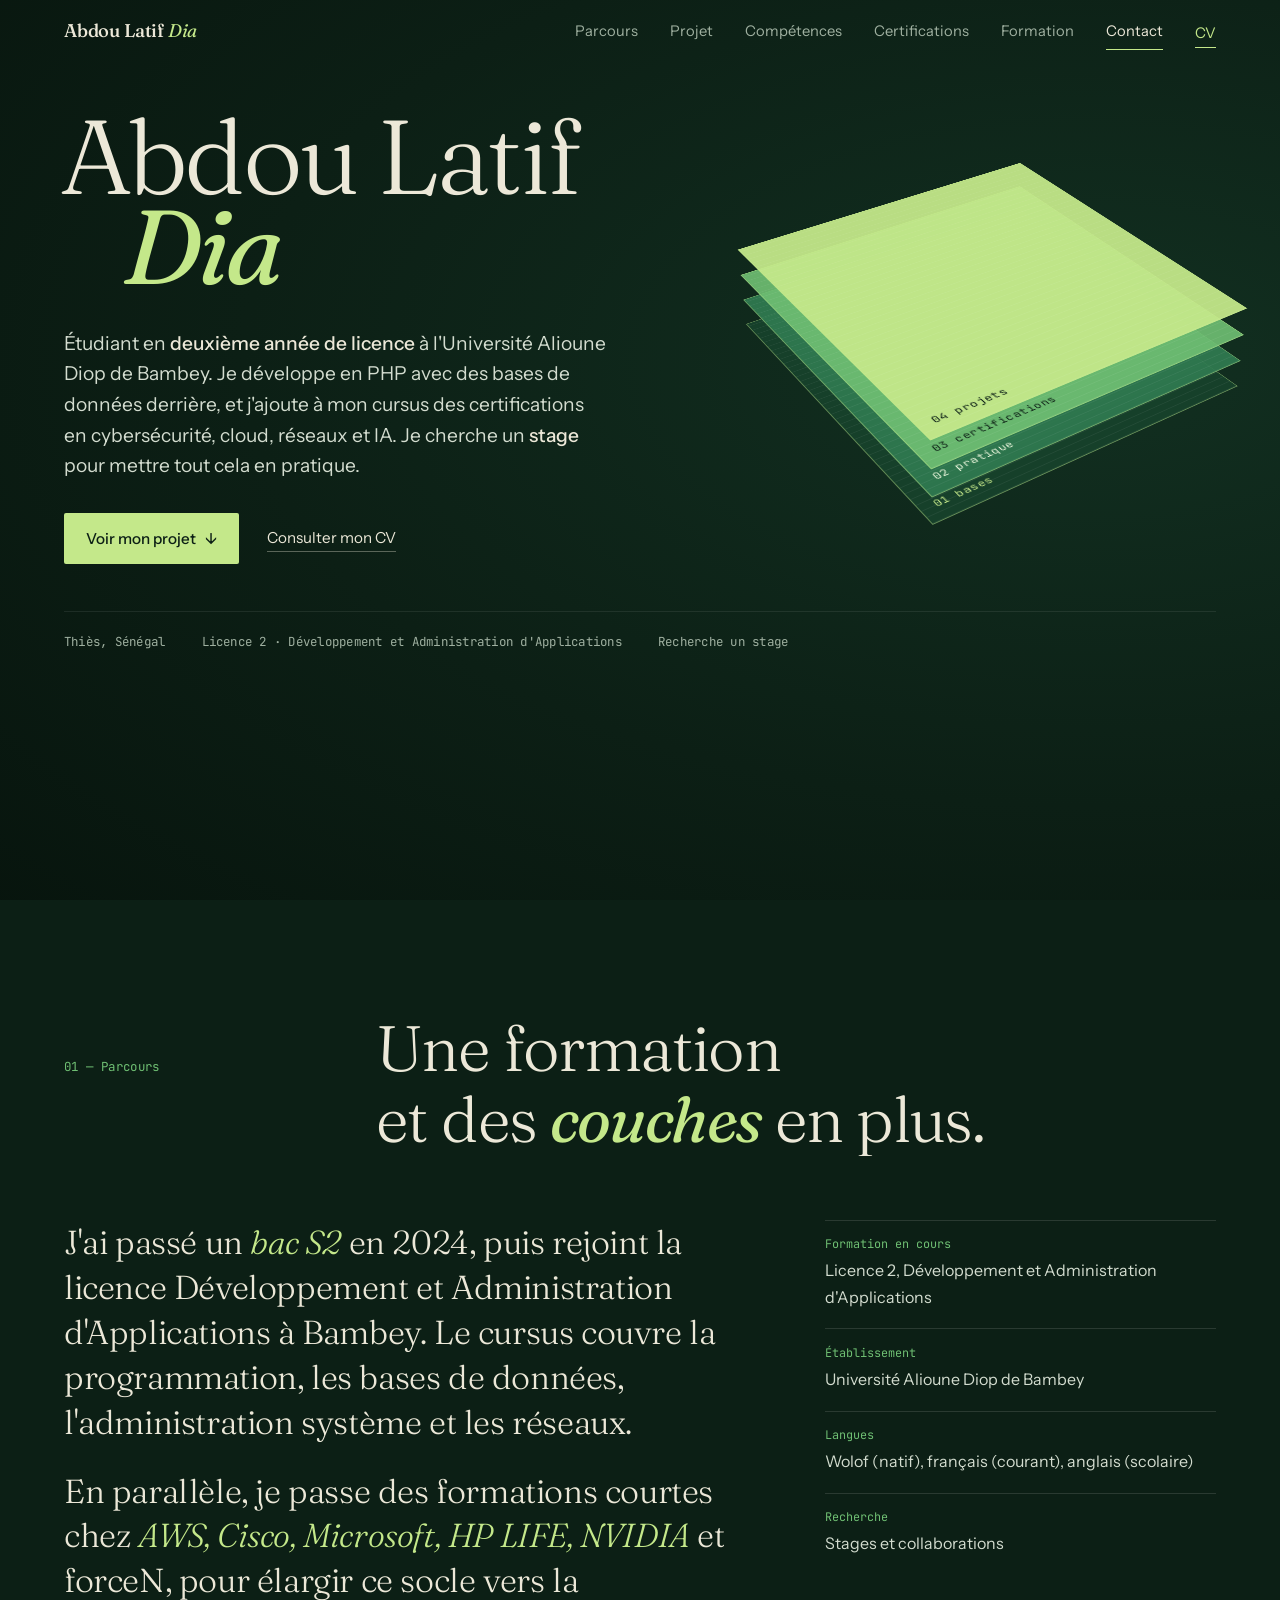
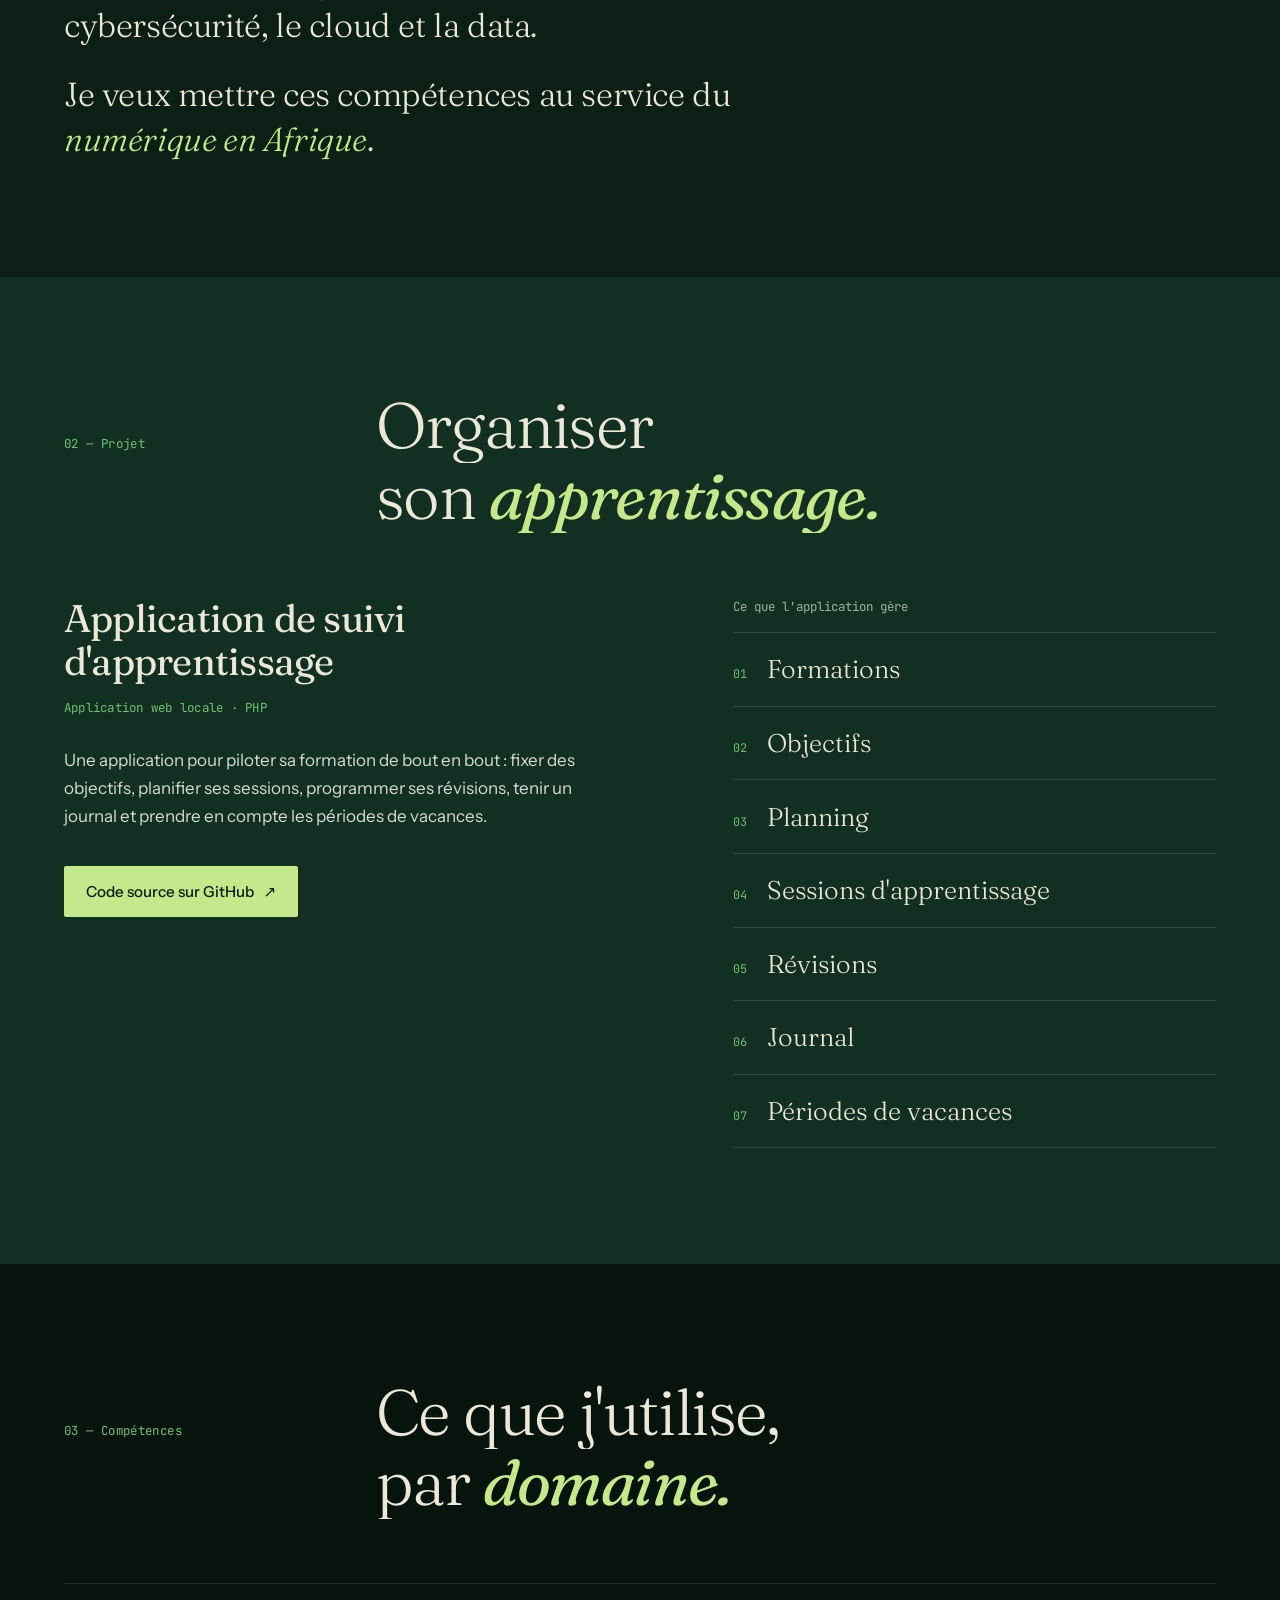
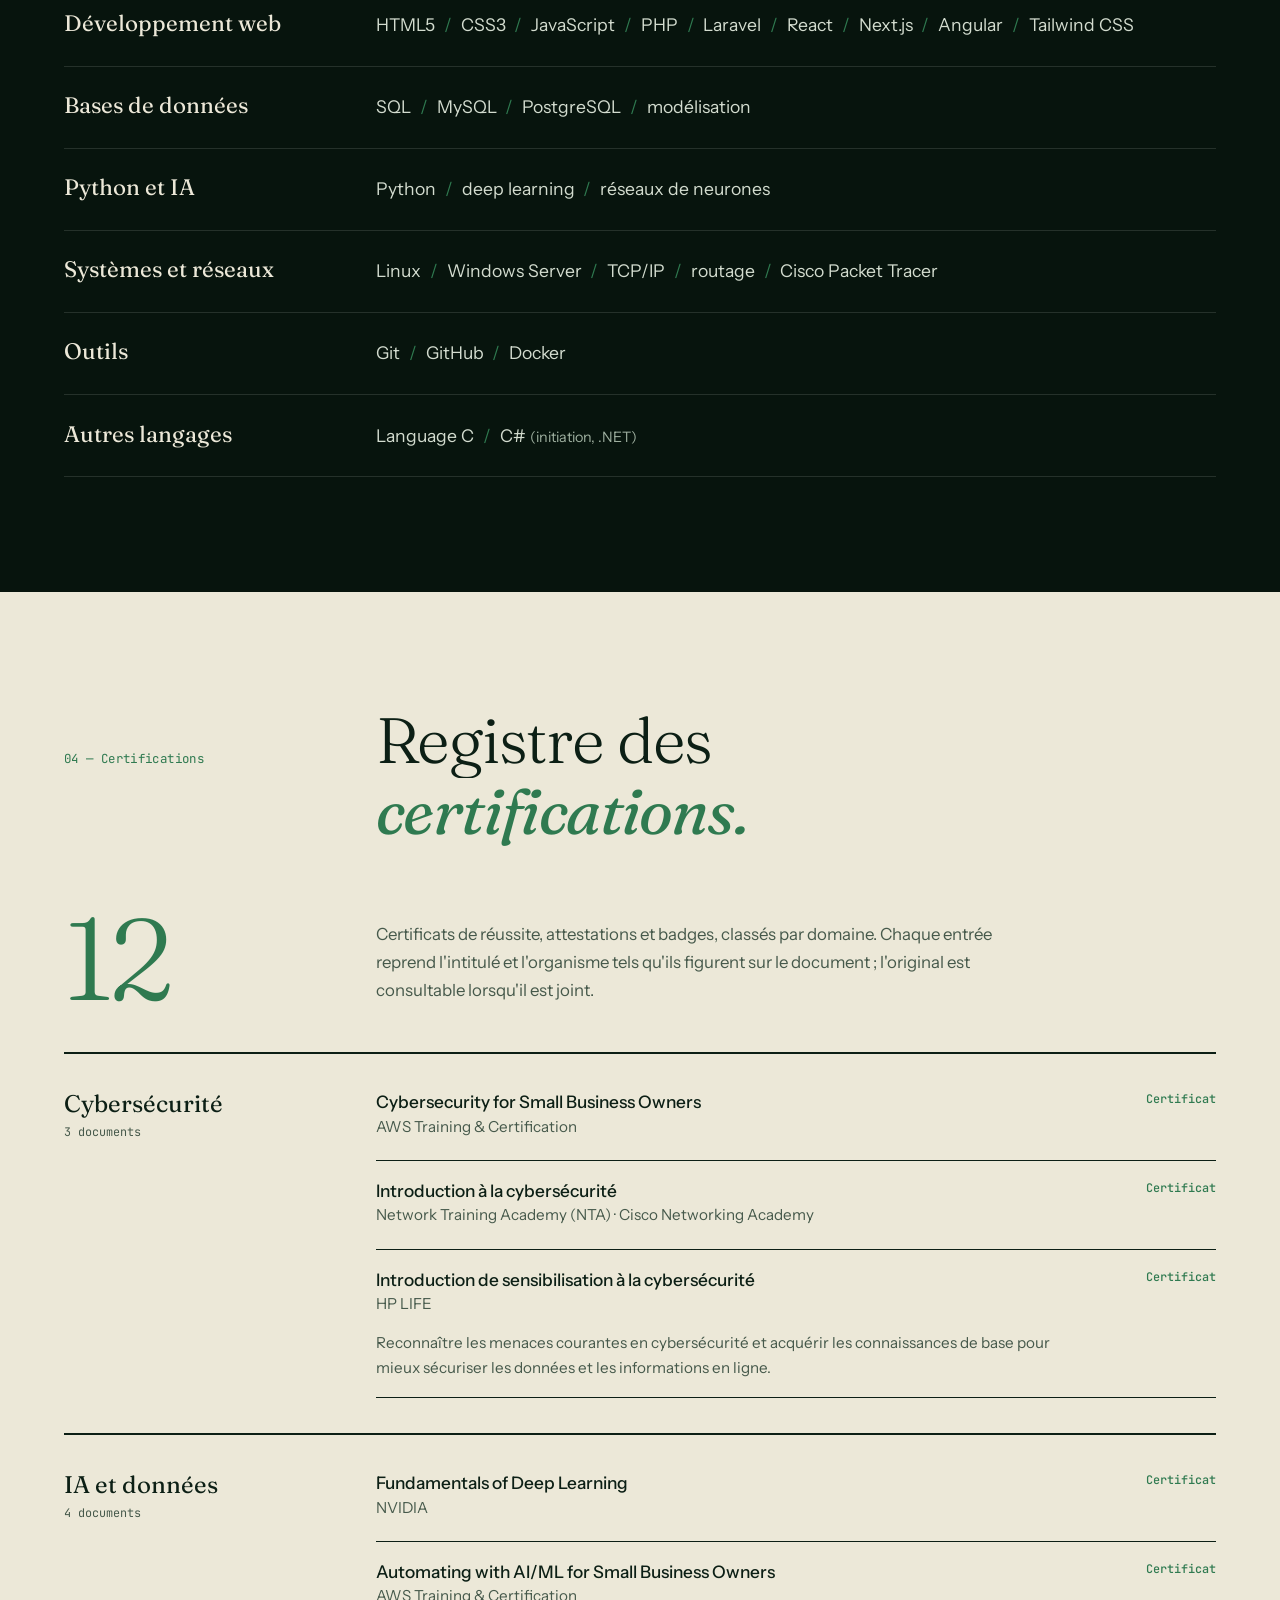
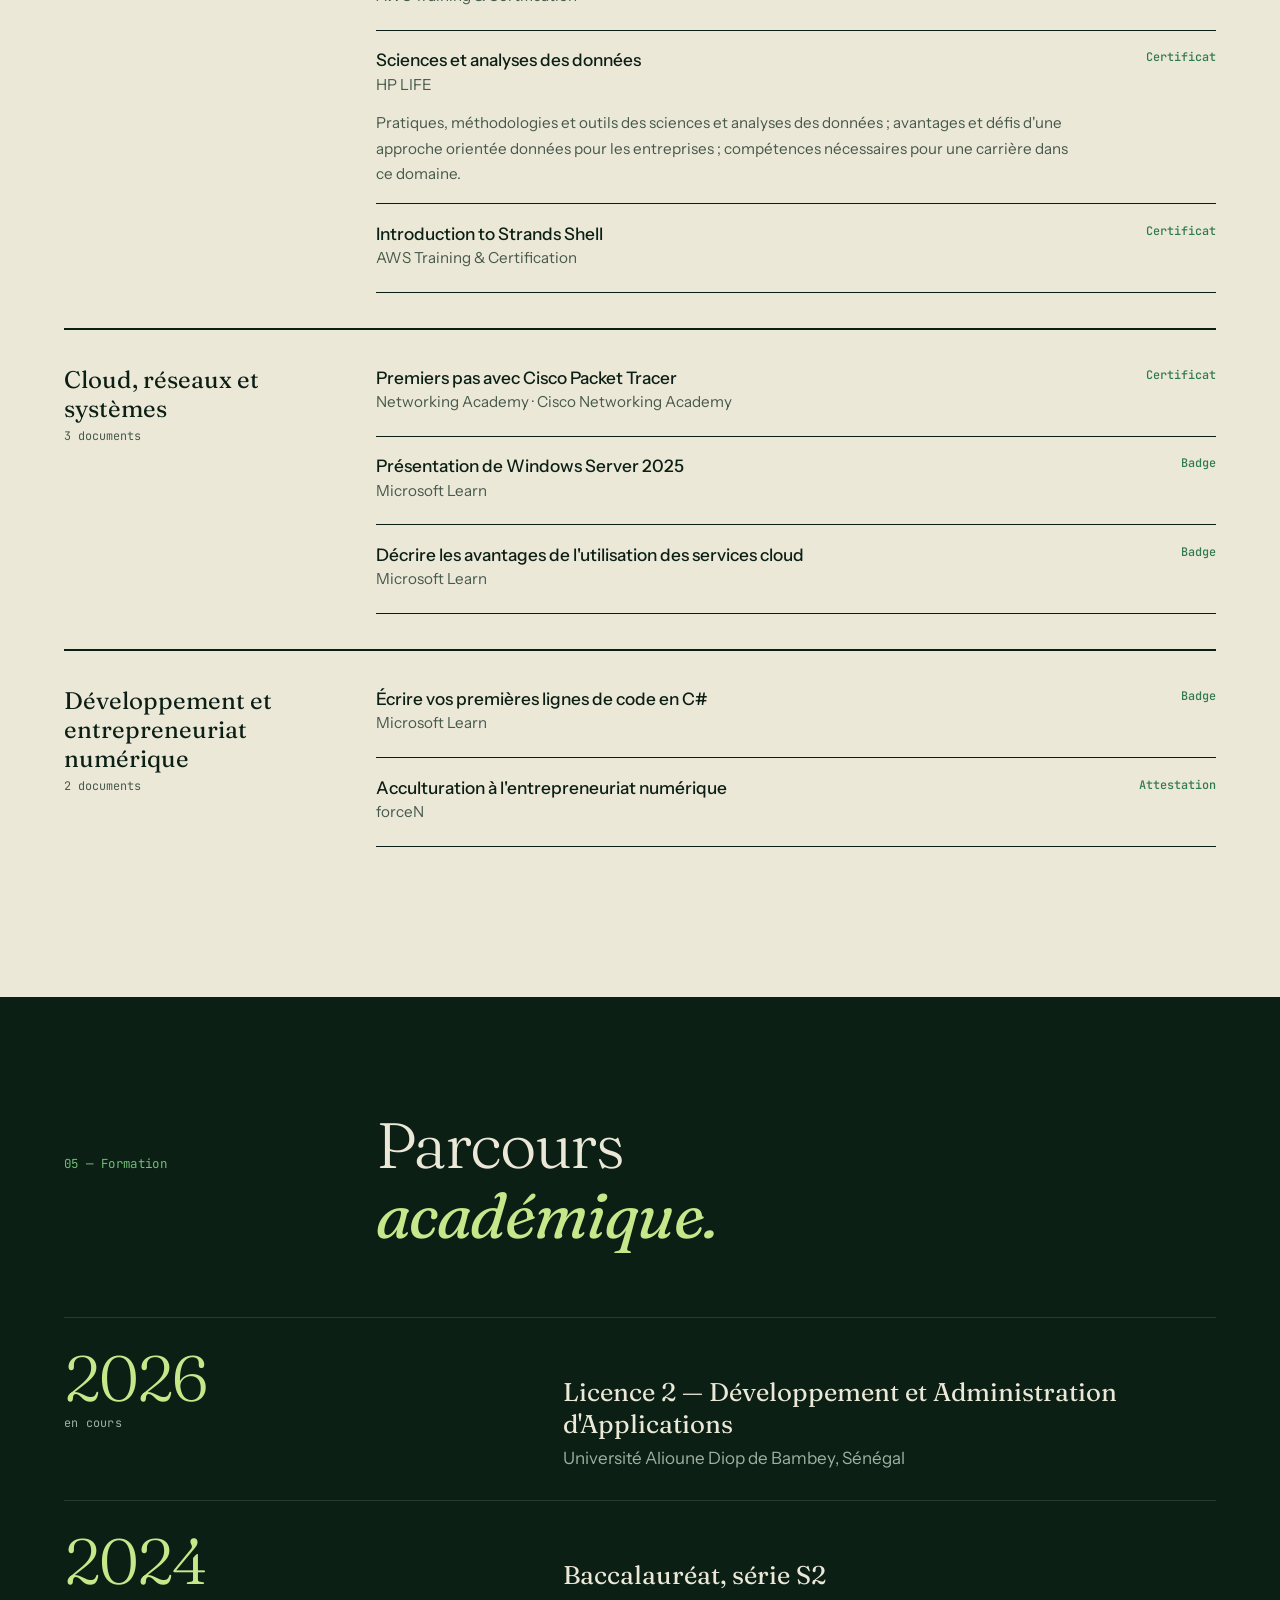
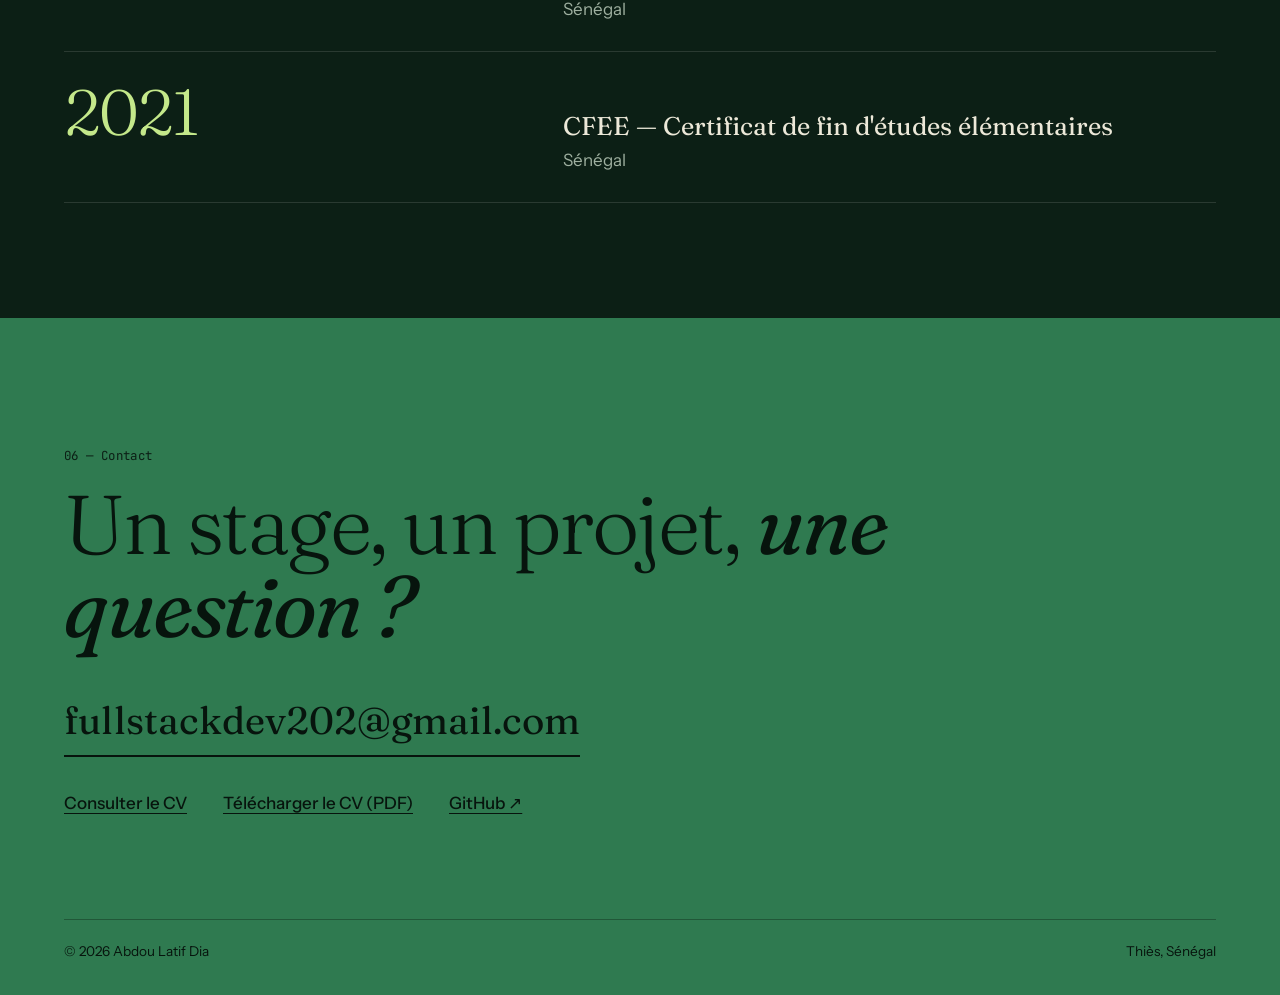
<file: index.html>
<!DOCTYPE html>
<html lang="fr">
<head>
  <meta charset="UTF-8">
  <meta name="viewport" content="width=device-width, initial-scale=1">
  <title>Abdou Latif Dia — Étudiant en développement et administration d'applications</title>
  <meta name="description" content="Abdou Latif Dia, étudiant en Licence 2 Développement et Administration d'Applications à l'Université Alioune Diop de Bambey. Développement web en PHP, bases de données, cybersécurité, cloud et réseaux. À la recherche d'un stage.">
  <meta name="theme-color" content="#0c1f15">
  <meta name="author" content="Abdou Latif Dia">

  <!-- Open Graph / réseaux sociaux -->
  <meta property="og:type" content="website">
  <meta property="og:locale" content="fr_FR">
  <meta property="og:title" content="Abdou Latif Dia — Développement web, cybersécurité, cloud">
  <meta property="og:description" content="Étudiant en L2 Développement et Administration d'Applications (UAD Bambey). Projets PHP et 12 certifications AWS, Cisco, Microsoft, HP LIFE, NVIDIA.">
  <!-- À ajouter une fois l'image créée (1200×630) : <meta property="og:image" content="https://VOTRE-URL/assets/og.jpg"> -->
  <meta name="twitter:card" content="summary">

  <link rel="icon" href="data:image/svg+xml,%3Csvg xmlns='http://www.w3.org/2000/svg' viewBox='0 0 64 64'%3E%3Crect width='64' height='64' fill='%230c1f15'/%3E%3Cpath d='M12 46h40M16 36h32M20 26h24M24 16h16' stroke='%23c4e88a' stroke-width='4'/%3E%3C/svg%3E">
  <link rel="preload" href="assets/fonts/fraunces-latin-wght-normal.woff2" as="font" type="font/woff2" crossorigin>
  <link rel="preload" href="assets/fonts/instrument-sans-latin-wght-normal.woff2" as="font" type="font/woff2" crossorigin>
  <link rel="stylesheet" href="assets/css/main.css">
  <script>document.documentElement.classList.add('js')</script>

  <script type="application/ld+json">
  {
    "@context": "https://schema.org",
    "@type": "Person",
    "name": "Abdou Latif Dia",
    "jobTitle": "Étudiant en Développement et Administration d'Applications",
    "email": "mailto:fullstackdev202@gmail.com",
    "address": { "@type": "PostalAddress", "addressLocality": "Thiès", "addressCountry": "SN" },
    "alumniOf": { "@type": "CollegeOrUniversity", "name": "Université Alioune Diop de Bambey" },
    "knowsAbout": ["PHP", "JavaScript", "SQL", "Python", "Cybersécurité", "Cloud", "Réseaux informatiques"],
    "sameAs": ["https://dia42185-gif.github.io/dia.github.io/index.html"]
  }
  </script>
</head>
<body>
<a class="skip" href="#contenu">Aller au contenu</a>

<header class="site-header" id="top">
  <div class="wrap">
    <a class="brand" href="#contenu" aria-label="Abdou Latif Dia, retour en haut">Abdou Latif <i>Dia</i></a>
    <button class="menu-btn" type="button" aria-expanded="false" aria-controls="nav">Menu</button>
    <nav class="nav" id="nav" aria-label="Navigation principale">
      <a href="#parcours">Parcours</a>
      <a href="#projet">Projet</a>
      <a href="#competences">Compétences</a>
      <a href="#certifications">Certifications</a>
      <a href="#formation">Formation</a>
      <a href="#contact">Contact</a>
      <a class="nav-cv" href="cv.html">CV</a>
    </nav>
  </div>
</header>

<main id="contenu">

  <!-- ===== HERO ===== -->
  <section class="hero" aria-labelledby="titre-hero">
    <div class="wrap">
      <div class="hero-grid">
        <div>
          <h1 class="hero-name" id="titre-hero">Abdou Latif <span class="l2">Dia</span></h1>
          <p class="hero-lead">
            Étudiant en <strong>deuxième année de licence</strong> à l'Université Alioune Diop de Bambey.
            Je développe en PHP avec des bases de données derrière, et j'ajoute à mon cursus des certifications
            en cybersécurité, cloud, réseaux et IA. Je cherche un <strong>stage</strong> pour mettre tout cela en pratique.
          </p>
          <div class="hero-actions">
            <a class="btn" href="#projet">Voir mon projet <span aria-hidden="true">↓</span></a>
            <a class="link-arrow" href="cv.html">Consulter mon CV</a>
          </div>
        </div>

        <!-- Les strates : formation, pratique, certifications, ouverture -->
        <div class="strata" role="img" aria-label="Quatre couches empilées représentant le parcours : bases, pratique, certifications, projets">
          <div class="stage" id="stage" aria-hidden="true">
            <div class="plate"><span>01 bases</span></div>
            <div class="plate"><span>02 pratique</span></div>
            <div class="plate"><span>03 certifications</span></div>
            <div class="plate"><span>04 projets</span></div>
          </div>
        </div>
      </div>

      <div class="hero-foot mono">
        <span>Thiès, Sénégal</span>
        <span>Licence 2 · Développement et Administration d'Applications</span>
        <span>Recherche un stage</span>
      </div>
    </div>
  </section>

  <!-- ===== PARCOURS ===== -->
  <section class="section parcours" id="parcours" aria-labelledby="t-parcours">
    <div class="wrap">
      <div class="section-head">
        <p class="eyebrow">01 — Parcours</p>
        <h2 class="h2" id="t-parcours"><span class="mask"><span>Une formation</span></span><span class="mask"><span>et des <em>couches</em> en plus.</span></span></h2>
      </div>
      <div class="parcours-grid">
        <div data-rise>
          <p class="lead">J'ai passé un <em>bac S2</em> en 2024, puis rejoint la licence Développement et Administration d'Applications à Bambey. Le cursus couvre la programmation, les bases de données, l'administration système et les réseaux.</p>
          <p class="lead">En parallèle, je passe des formations courtes chez <em>AWS, Cisco, Microsoft, HP LIFE, NVIDIA</em> et forceN, pour élargir ce socle vers la cybersécurité, le cloud et la data.</p>
          <p class="lead">Je veux mettre ces compétences au service du <em>numérique en Afrique</em>.</p>
        </div>
        <dl class="facts" data-rise>
          <div><dt>Formation en cours</dt><dd>Licence 2, Développement et Administration d'Applications</dd></div>
          <div><dt>Établissement</dt><dd>Université Alioune Diop de Bambey</dd></div>
          <div><dt>Langues</dt><dd>Wolof (natif), français (courant), anglais (scolaire)</dd></div>
          <div><dt>Recherche</dt><dd>Stages et collaborations</dd></div>
        </dl>
      </div>
    </div>
  </section>

  <!-- ===== PROJET ===== -->
  <section class="section projet" id="projet" aria-labelledby="t-projet">
    <div class="wrap">
      <div class="section-head">
        <p class="eyebrow">02 — Projet</p>
        <h2 class="h2" id="t-projet"><span class="mask"><span>Organiser</span></span><span class="mask"><span>son <em>apprentissage.</em></span></span></h2>
      </div>
      <div class="projet-grid">
        <div data-rise>
          <h3>Application de suivi d'apprentissage</h3>
          <p class="kind mono">Application web locale · PHP</p>
          <p class="desc">Une application pour piloter sa formation de bout en bout : fixer des objectifs, planifier ses sessions, programmer ses révisions, tenir un journal et prendre en compte les périodes de vacances.</p>
          <p class="repo">
            <!-- ▼ REMPLACER par l'adresse réelle du dépôt GitHub du projet -->
            <a class="btn" href="https://github.com/dia42185-gif/apprentissage-app" target="_blank" rel="noopener">Code source sur GitHub <span aria-hidden="true">↗</span></a>
          </p>
        </div>
        <div data-rise>
          <p class="modules-label">Ce que l'application gère</p>
          <ol class="modules">
            <li>Formations</li>
            <li>Objectifs</li>
            <li>Planning</li>
            <li>Sessions d'apprentissage</li>
            <li>Révisions</li>
            <li>Journal</li>
            <li>Périodes de vacances</li>
          </ol>
        </div>
      </div>
    </div>
  </section>

  <!-- ===== COMPÉTENCES ===== -->
  <section class="section competences" id="competences" aria-labelledby="t-comp">
    <div class="wrap">
      <div class="section-head">
        <p class="eyebrow">03 — Compétences</p>
        <h2 class="h2" id="t-comp"><span class="mask"><span>Ce que j'utilise,</span></span><span class="mask"><span>par <em>domaine.</em></span></span></h2>
      </div>
      <dl class="skills" data-rise>
        <div><dt>Développement web</dt><dd>HTML5<span class="sep">/</span>CSS3<span class="sep">/</span>JavaScript<span class="sep">/</span>PHP<span class="sep">/</span>Laravel<span class="sep">/</span>React<span class="sep">/</span>Next.js<span class="sep">/</span>Angular<span class="sep">/</span>Tailwind CSS</dd></div>
        <div><dt>Bases de données</dt><dd>SQL<span class="sep">/</span>MySQL<span class="sep">/</span>PostgreSQL<span class="sep">/</span>modélisation</dd></div>
        <div><dt>Python et IA</dt><dd>Python<span class="sep">/</span>deep learning<span class="sep">/</span>réseaux de neurones</dd></div>
        <div><dt>Systèmes et réseaux</dt><dd>Linux<span class="sep">/</span>Windows Server<span class="sep">/</span>TCP/IP<span class="sep">/</span>routage<span class="sep">/</span>Cisco Packet Tracer</dd></div>
        <div><dt>Outils</dt><dd>Git<span class="sep">/</span>GitHub<span class="sep">/</span>Docker</dd></div>
        <div><dt>Autres langages</dt><dd>Language C<span class="sep">/</span>C#<i>(initiation, .NET)</i></dd></div>
      </dl>
    </div>
  </section>

  <!-- ===== CERTIFICATIONS ===== -->
  <section class="section certs on-paper" id="certifications" aria-labelledby="t-cert">
    <div class="wrap">
      <div class="section-head">
        <p class="eyebrow">04 — Certifications</p>
        <h2 class="h2" id="t-cert"><span class="mask"><span>Registre des</span></span><span class="mask"><span><em>certifications.</em></span></span></h2>
      </div>
      <div class="cert-intro-row">
        <p class="certs-count" id="cert-count" aria-hidden="true">12</p>
        <p class="certs-intro" data-rise>Certificats de réussite, attestations et badges, classés par domaine. Chaque entrée reprend l'intitulé et l'organisme tels qu'ils figurent sur le document ; l'original est consultable lorsqu'il est joint.</p>
      </div>
      <div id="cert-groups"></div>
      <noscript><p class="certs-intro">Activez JavaScript pour afficher le registre des certifications, ou consultez le <a href="cv.html">CV</a>.</p></noscript>
    </div>
  </section>

  <!-- ===== FORMATION ===== -->
  <section class="section formation" id="formation" aria-labelledby="t-form">
    <div class="wrap">
      <div class="section-head">
        <p class="eyebrow">05 — Formation</p>
        <h2 class="h2" id="t-form"><span class="mask"><span>Parcours</span></span><span class="mask"><span><em>académique.</em></span></span></h2>
      </div>
      <ol class="edu">
        <li data-rise>
          <p class="yr">2026<small>en cours</small></p>
          <div><p class="dg">Licence 2 — Développement et Administration d'Applications</p><p class="pl">Université Alioune Diop de Bambey, Sénégal</p></div>
        </li>
        <li data-rise>
          <p class="yr">2024</p>
          <div><p class="dg">Baccalauréat, série S2</p><p class="pl">Sénégal</p></div>
        </li>
        <li data-rise>
          <p class="yr">2021</p>
          <div><p class="dg">CFEE — Certificat de fin d'études élémentaires</p><p class="pl">Sénégal</p></div>
        </li>
      </ol>
    </div>
  </section>

  <!-- ===== CONTACT ===== -->
  <section class="contact" id="contact" aria-labelledby="t-contact">
    <div class="wrap">
      <p class="eyebrow">06 — Contact</p>
      <h2 id="t-contact" style="margin-top:1rem">Un stage, un projet, <em>une question&nbsp;?</em></h2>
      <a class="mail" href="mailto:fullstackdev202@gmail.com">fullstackdev202@gmail.com</a>
      <div class="contact-links">
        <a href="cv.html">Consulter le CV</a>
        <a href="assets/cv-abdou-latif-dia.pdf" download>Télécharger le CV (PDF)</a>
        <a href="https://github.com/dia42185-gif" target="_blank" rel="noopener">GitHub ↗</a>
      </div>
      <div class="legal">
        <span>© <span id="year">2026</span> Abdou Latif Dia</span>
        <span>Thiès, Sénégal</span>
      </div>
    </div>
  </section>
</main>

<script src="data/certificates.js"></script>
<script src="assets/js/main.js" defer></script>
</body>
</html>
</file>
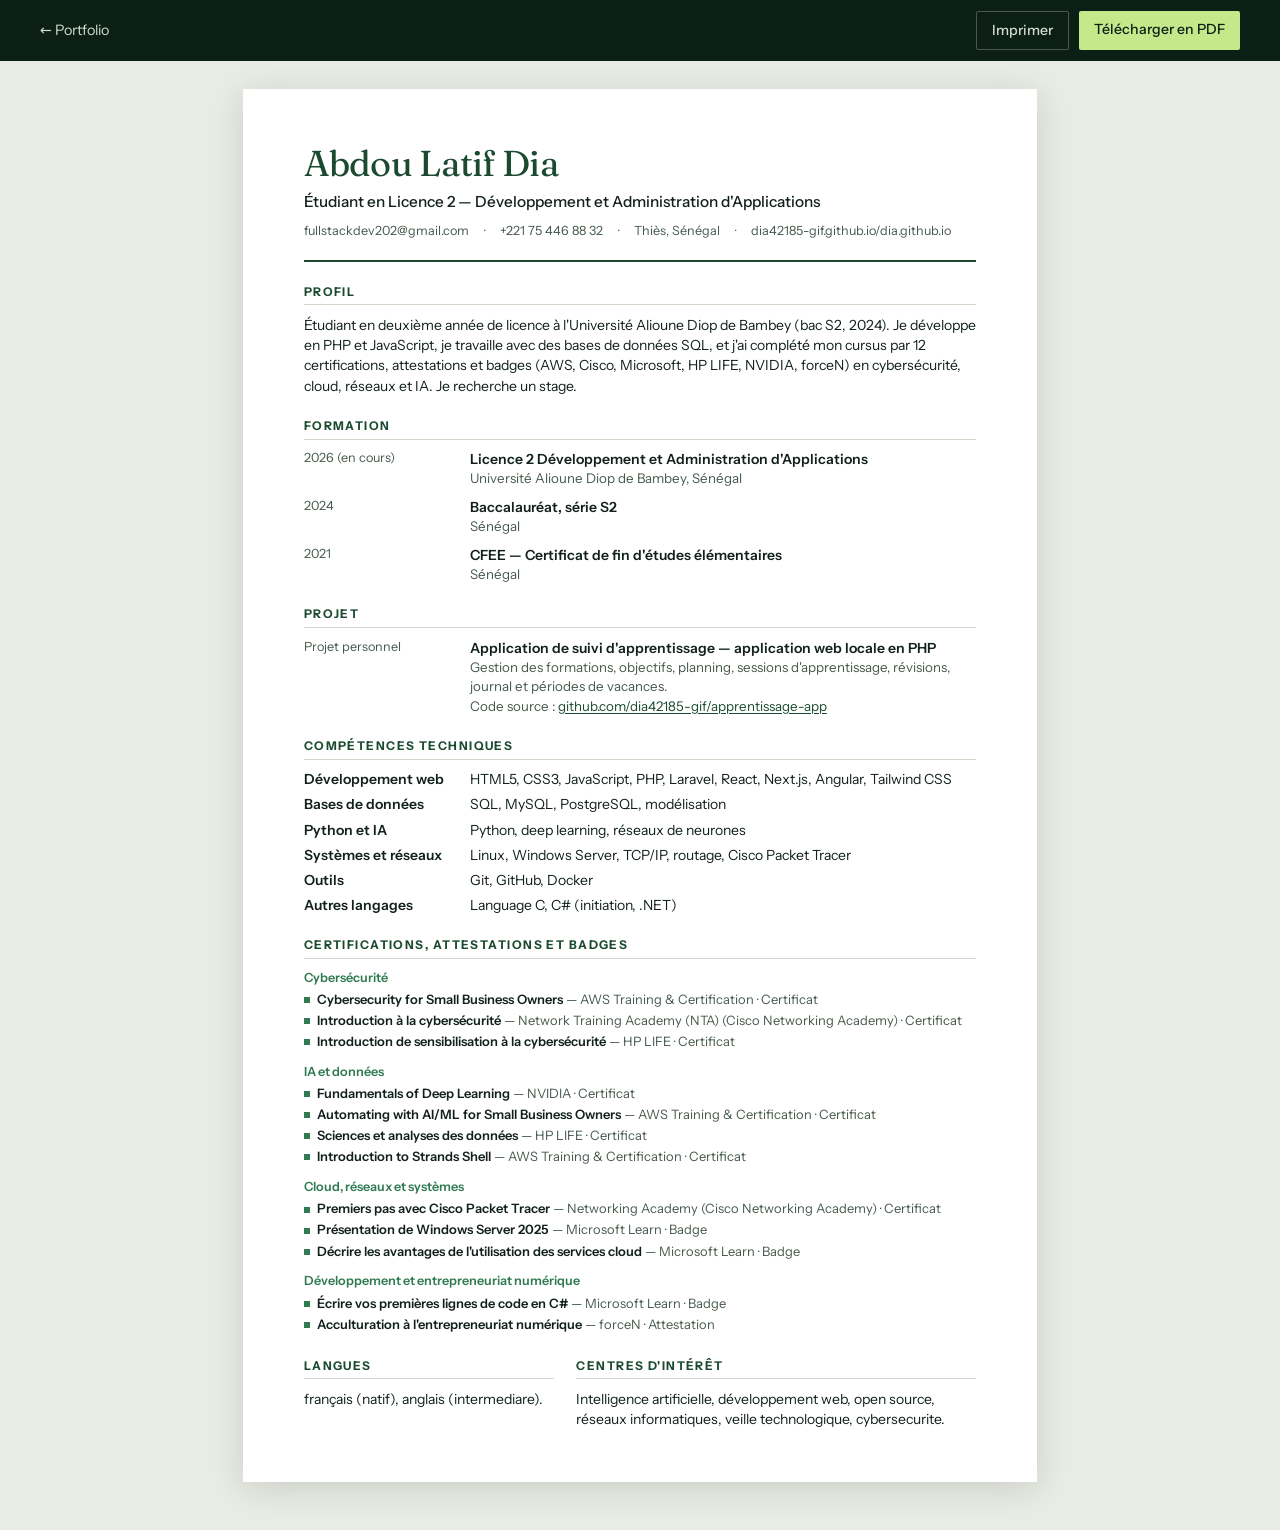
<file: cv.html>
<!DOCTYPE html>
<html lang="fr">
<head>
  <meta charset="UTF-8">
  <meta name="viewport" content="width=device-width, initial-scale=1">
  <title>CV | Abdou Latif Dia</title>
  <meta name="description" content="Curriculum vitæ d'Abdou Latif Dia, étudiant en Licence 2 Développement et Administration d'Applications.">
  <meta name="robots" content="index,follow">
  <link rel="icon" href="data:image/svg+xml,%3Csvg xmlns='http://www.w3.org/2000/svg' viewBox='0 0 64 64'%3E%3Crect width='64' height='64' fill='%230c1f15'/%3E%3Cpath d='M12 46h40M16 36h32M20 26h24M24 16h16' stroke='%23c4e88a' stroke-width='4'/%3E%3C/svg%3E">
  <link rel="stylesheet" href="assets/css/cv.css">
</head>
<body>

<div class="toolbar no-print">
  <a class="tb-link" href="index.html">← Portfolio</a>
  <div class="tb-actions">
    <a class="tb-btn tb-ghost" href="#" onclick="window.print();return false">Imprimer</a>
    <a class="tb-btn" href="assets/cv-abdou-latif-dia.pdf" download>Télécharger en PDF</a>
  </div>
</div>

<main class="sheet" id="cv">

  <header class="cv-head">
    <h1>Abdou Latif Dia</h1>
    <p class="role">Étudiant en Licence 2 — Développement et Administration d'Applications</p>
    <p class="contact">
      <span>fullstackdev202@gmail.com</span>
      <span>+221 75 446 88 32</span>
      <span>Thiès, Sénégal</span>
      <span>dia42185-gif.github.io/dia.github.io</span>
    </p>
  </header>

  <section>
    <h2>Profil</h2>
    <p>Étudiant en deuxième année de licence à l'Université Alioune Diop de Bambey (bac S2, 2024). Je développe en PHP et JavaScript, je travaille avec des bases de données SQL, et j'ai complété mon cursus par <span data-cert-count>12</span> certifications, attestations et badges (AWS, Cisco, Microsoft, HP LIFE, NVIDIA, forceN) en cybersécurité, cloud, réseaux et IA. Je recherche un stage.</p>
  </section>

  <section>
    <h2>Formation</h2>
    <div class="row"><p class="when">2026 (en cours)</p><div><p class="what">Licence 2 Développement et Administration d'Applications</p><p class="where">Université Alioune Diop de Bambey, Sénégal</p></div></div>
    <div class="row"><p class="when">2024</p><div><p class="what">Baccalauréat, série S2</p><p class="where">Sénégal</p></div></div>
    <div class="row"><p class="when">2021</p><div><p class="what">CFEE — Certificat de fin d'études élémentaires</p><p class="where">Sénégal</p></div></div>
  </section>

  <section>
    <h2>Projet</h2>
    <div class="row">
      <p class="when">Projet personnel</p>
      <div>
        <p class="what">Application de suivi d'apprentissage — application web locale en PHP</p>
        <p class="where">Gestion des formations, objectifs, planning, sessions d'apprentissage, révisions, journal et périodes de vacances.</p>
        <p class="where">Code source : <a href="https://github.com/dia42185-gif/apprentissage-app">github.com/dia42185-gif/apprentissage-app</a></p>
      </div>
    </div>
  </section>

  <section>
    <h2>Compétences techniques</h2>
    <dl class="skills">
      <div><dt>Développement web</dt><dd>HTML5, CSS3, JavaScript, PHP, Laravel, React, Next.js, Angular, Tailwind CSS</dd></div>
      <div><dt>Bases de données</dt><dd>SQL, MySQL, PostgreSQL, modélisation</dd></div>
      <div><dt>Python et IA</dt><dd>Python, deep learning, réseaux de neurones</dd></div>
      <div><dt>Systèmes et réseaux</dt><dd>Linux, Windows Server, TCP/IP, routage, Cisco Packet Tracer</dd></div>
      <div><dt>Outils</dt><dd>Git, GitHub, Docker</dd></div>
      <div><dt>Autres langages</dt><dd>Language C, C# (initiation, .NET)</dd></div>
    </dl>
  </section>

  <section>
    <h2>Certifications, attestations et badges</h2>
    <div id="cv-certs"></div>
  </section>

  <section class="two">
    <div>
      <h2>Langues</h2>
      <p>français (natif), anglais (intermediare).</p>
    </div>
    <div>
      <h2>Centres d'intérêt</h2>
      <p>Intelligence artificielle, développement web, open source, réseaux informatiques, veille technologique, cybersecurite.</p>
    </div>
  </section>
</main>

<script src="data/certificates.js"></script>
<script src="assets/js/cv.js"></script>
</body>
</html>
</file>
<file: assets/css/main.css>
/* ==========================================================================
   Portfolio — Abdou Latif Dia
   Concept : « Strates ». Un parcours se lit comme des couches qui s'empilent
   (formation, pratique, certifications). La scène 3D du hero montre cet
   empilement, puis l'écarte au défilement pour révéler les couches.
   ========================================================================== */

@font-face{font-family:"Fraunces";src:url("../fonts/fraunces-latin-wght-normal.woff2") format("woff2");font-weight:100 900;font-style:normal;font-display:swap}
@font-face{font-family:"Fraunces";src:url("../fonts/fraunces-latin-wght-italic.woff2") format("woff2");font-weight:100 900;font-style:italic;font-display:swap}
@font-face{font-family:"Instrument Sans";src:url("../fonts/instrument-sans-latin-wght-normal.woff2") format("woff2");font-weight:400 700;font-style:normal;font-display:swap}
@font-face{font-family:"JetBrains Mono";src:url("../fonts/jetbrains-mono-latin-400-normal.woff2") format("woff2");font-weight:400;font-style:normal;font-display:swap}
@font-face{font-family:"JetBrains Mono";src:url("../fonts/jetbrains-mono-latin-500-normal.woff2") format("woff2");font-weight:500;font-style:normal;font-display:swap}

:root{
  /* Verts : du plus profond au plus clair */
  --f-950:#07140d;
  --f-900:#0c1f15;
  --f-800:#123021;
  --f-700:#1b4a31;
  --moss:#2f7a50;
  --leaf:#6fbf73;
  --sprout:#c4e88a;
  /* Neutres */
  --paper:#ece8d8;
  --paper-2:#ddd8c4;
  --ink:#0c1f15;
  --mist:#d3dccf;
  --stone:#9fb0a0;
  --stone-ink:#46594b;

  --serif:"Fraunces",Georgia,"Times New Roman",serif;
  --sans:"Instrument Sans",system-ui,-apple-system,"Segoe UI",sans-serif;
  --mono:"JetBrains Mono",ui-monospace,Menlo,Consolas,monospace;

  --gutter:clamp(1.25rem,5vw,4.5rem);
  --maxw:1280px;
  --header-h:64px;
}

*,*::before,*::after{box-sizing:border-box}
html{scroll-behavior:smooth;scroll-padding-top:var(--header-h);-webkit-text-size-adjust:100%}
body{margin:0;background:var(--f-900);color:var(--mist);font-family:var(--sans);font-size:1.0625rem;line-height:1.65;overflow-x:hidden;-webkit-font-smoothing:antialiased}
img,svg{max-width:100%;display:block}
a{color:inherit}
h1,h2,h3,p,ul,ol,dl,dd{margin:0}
ul,ol{padding:0;list-style:none}
:focus-visible{outline:2px solid var(--sprout);outline-offset:3px;border-radius:2px}
.on-paper :focus-visible{outline-color:var(--f-700)}
.sr-only{position:absolute;width:1px;height:1px;overflow:hidden;clip:rect(0 0 0 0);white-space:nowrap}
.skip{position:absolute;left:var(--gutter);top:-4rem;background:var(--sprout);color:var(--ink);padding:.6rem 1rem;z-index:200;text-decoration:none;font-weight:500}
.skip:focus{top:.75rem}

.wrap{max-width:var(--maxw);margin-inline:auto;padding-inline:var(--gutter)}
.mono{font-family:var(--mono);font-size:.78rem;letter-spacing:.02em}

/* ---------- En-tête ---------- */
.site-header{position:fixed;inset:0 0 auto 0;z-index:100;height:var(--header-h);display:flex;align-items:center;transition:background .3s,border-color .3s;border-bottom:1px solid transparent}
.site-header.scrolled{background:rgba(7,20,13,.94);border-color:rgba(255,255,255,.07)}
.site-header .wrap{display:flex;align-items:center;justify-content:space-between;width:100%}
.brand{font-family:var(--serif);font-size:1.15rem;font-weight:500;text-decoration:none;color:var(--paper);letter-spacing:-.01em}
.brand i{font-style:italic;color:var(--sprout);font-weight:400}
.nav{display:flex;align-items:center;gap:2rem}
.nav a{font-size:.92rem;text-decoration:none;color:var(--stone);transition:color .2s;padding:.4rem 0;position:relative}
.nav a:hover,.nav a[aria-current="true"]{color:var(--paper)}
.nav a[aria-current="true"]::after{content:"";position:absolute;left:0;right:0;bottom:0;height:1px;background:var(--sprout)}
.nav .nav-cv{color:var(--sprout);border-bottom:1px solid currentColor;padding-bottom:.1rem}
.nav .nav-cv::after{display:none}
.menu-btn{display:none;background:none;border:0;color:var(--paper);font:inherit;font-size:.95rem;padding:.6rem 0;cursor:pointer}

/* ---------- Hero ---------- */
.hero{position:relative;min-height:100svh;padding-top:calc(var(--header-h) + 2rem);padding-bottom:2.5rem;display:flex;flex-direction:column;justify-content:space-between;background:radial-gradient(120% 90% at 85% 40%,var(--f-800) 0%,var(--f-900) 55%,var(--f-950) 100%);overflow:hidden}
.hero .wrap{width:100%}
.hero-grid{display:grid;grid-template-columns:minmax(0,7fr) minmax(0,5fr);align-items:center;gap:2rem;flex:1}
.hero-name{font-family:var(--serif);font-weight:300;font-size:clamp(3.2rem,8.2vw,8rem);line-height:.86;letter-spacing:-.035em;color:var(--paper);margin-left:-.04em}
.hero-name .l2{display:block;font-style:italic;font-weight:400;color:var(--sprout);padding-left:.6em}
.hero-lead{max-width:34rem;margin-top:2.25rem;font-size:clamp(1.05rem,1.5vw,1.2rem);color:var(--mist);line-height:1.6}
.hero-lead strong{font-weight:500;color:var(--paper)}
.hero-actions{display:flex;flex-wrap:wrap;gap:.75rem 1.75rem;margin-top:2rem;align-items:center}
.btn{display:inline-flex;align-items:center;gap:.6rem;padding:.8rem 1.35rem;background:var(--sprout);color:var(--ink);font-weight:500;font-size:.95rem;text-decoration:none;border-radius:2px;transition:background .2s,transform .2s}
.btn:hover{background:#d5f0a3;transform:translateY(-1px)}
.link-arrow{font-size:.95rem;color:var(--paper);text-decoration:none;border-bottom:1px solid rgba(236,232,216,.35);padding-bottom:.1rem;transition:border-color .2s,color .2s}
.link-arrow:hover{border-color:var(--sprout);color:var(--sprout)}
.hero-foot{display:flex;flex-wrap:wrap;gap:.35rem 2.25rem;color:var(--stone);padding-top:1.25rem;border-top:1px solid rgba(255,255,255,.08);margin-top:2rem}
.hero-foot span{display:block}

/* Scène 3D : quatre strates empilées */
.strata{position:relative;width:min(100%,460px);aspect-ratio:1/1.05;margin-inline:auto;perspective:1300px;perspective-origin:50% 30%}
.stage{position:absolute;inset:0;transform-style:preserve-3d;--spread:0;--tilt:0deg;transform:rotateX(60deg) rotateZ(calc(-34deg + var(--tilt))) translateZ(-20px);transition:transform .7s cubic-bezier(.2,.7,.2,1)}
.plate{position:absolute;inset:12% 12%;transform:translateZ(calc(var(--i) * (30px + var(--spread) * 1px)));border:1px solid rgba(196,232,138,.45);background:var(--c);display:flex;align-items:flex-end;padding:.7rem .85rem;animation:settle .9s cubic-bezier(.2,.7,.2,1) backwards;animation-delay:calc(var(--i) * .12s + .2s)}
.plate::before{content:"";position:absolute;inset:0;background:repeating-linear-gradient(0deg,rgba(255,255,255,.06) 0 1px,transparent 1px 9px);pointer-events:none}
.plate span{position:relative;font-family:var(--mono);font-size:.72rem;letter-spacing:.04em;color:var(--ink);white-space:nowrap}
.plate:nth-child(1){--c:#16402a;--i:0}.plate:nth-child(1) span{color:var(--sprout)}
.plate:nth-child(2){--c:rgba(47,122,80,.92);--i:1}.plate:nth-child(2) span{color:#eaf6dc}
.plate:nth-child(3){--c:rgba(111,191,115,.9);--i:2}
.plate:nth-child(4){--c:rgba(196,232,138,.94);--i:3}
@keyframes settle{from{opacity:0;transform:translateZ(calc(var(--i) * 30px + 160px))}}

/* ---------- Sections ---------- */
.section{padding-block:clamp(4.5rem,9vw,8rem)}
.section-head{display:grid;grid-template-columns:minmax(0,3fr) minmax(0,9fr);gap:1rem 2rem;margin-bottom:clamp(2.5rem,5vw,4.5rem);align-items:baseline}
.eyebrow{font-family:var(--mono);font-size:.78rem;color:var(--leaf);letter-spacing:.03em}
.on-paper .eyebrow{color:var(--moss)}
.h2{font-family:var(--serif);font-weight:300;font-size:clamp(2.2rem,5vw,4.2rem);line-height:1.02;letter-spacing:-.025em;color:var(--paper)}
.h2 em{font-style:italic;font-weight:400;color:var(--sprout)}
.on-paper .h2{color:var(--ink)}
.on-paper .h2 em{color:var(--moss)}
.mask{display:block;overflow:hidden;padding-bottom:.08em}
.mask>span{display:block}
.js .h2 .mask>span{transform:translateY(105%);transition:transform .9s cubic-bezier(.2,.7,.2,1)}
.js .h2.in .mask>span{transform:none}
.js .h2 .mask:nth-child(2)>span{transition-delay:.1s}

/* Parcours */
.parcours{background:var(--f-900)}
.parcours-grid{display:grid;grid-template-columns:minmax(0,7fr) minmax(0,4fr);gap:3rem clamp(2rem,6vw,6rem);align-items:start}
.lead{font-family:var(--serif);font-weight:300;font-size:clamp(1.5rem,2.6vw,2.15rem);line-height:1.35;letter-spacing:-.012em;color:var(--paper)}
.lead+.lead{margin-top:1.5rem}
.lead em{font-style:italic;color:var(--sprout)}
.facts{display:grid;gap:1.15rem}
.facts div{padding-top:.9rem;border-top:1px solid rgba(255,255,255,.12)}
.facts dt{font-family:var(--mono);font-size:.74rem;color:var(--leaf);margin-bottom:.15rem}
.facts dd{font-size:1rem;color:var(--mist)}

/* Projet */
.projet{background:var(--f-800)}
.projet-grid{display:grid;grid-template-columns:minmax(0,6fr) minmax(0,5fr);gap:3rem clamp(2rem,7vw,7rem)}
.projet h3{font-family:var(--serif);font-weight:400;font-size:clamp(1.7rem,3vw,2.5rem);line-height:1.12;letter-spacing:-.02em;color:var(--paper)}
.projet .kind{margin-top:.9rem;color:var(--leaf)}
.projet .desc{margin-top:1.75rem;max-width:32rem;color:var(--mist)}
.repo{margin-top:2.25rem}
.modules{counter-reset:m;border-top:1px solid rgba(255,255,255,.14)}
.modules li{counter-increment:m;display:flex;align-items:baseline;gap:1.25rem;padding:.95rem 0;border-bottom:1px solid rgba(255,255,255,.14);font-family:var(--serif);font-size:clamp(1.25rem,2vw,1.6rem);font-weight:300;color:var(--paper);transition:padding-left .3s,color .3s}
.modules li::before{content:counter(m,decimal-leading-zero);font-family:var(--mono);font-size:.74rem;color:var(--leaf)}
.modules li:hover{padding-left:.6rem;color:var(--sprout)}
.modules-label{font-family:var(--mono);font-size:.78rem;color:var(--stone);margin-bottom:.9rem}

/* Compétences */
.competences{background:var(--f-950)}
.skills{border-top:1px solid rgba(255,255,255,.12)}
.skills>div{display:grid;grid-template-columns:minmax(0,3fr) minmax(0,9fr);gap:.5rem 2rem;padding:1.6rem 0;border-bottom:1px solid rgba(255,255,255,.12)}
.skills dt{font-family:var(--serif);font-size:1.4rem;font-weight:400;color:var(--paper);line-height:1.2}
.skills dd{font-size:1.1rem;color:var(--mist);line-height:1.7}
.skills dd i{font-style:normal;color:var(--stone);font-size:.9rem;margin-left:.25rem}
.skills dd .sep{color:var(--moss);margin-inline:.55rem}
.skills dd .sep::after{content:"\200B"}

/* Certifications (papier) */
.certs{background:var(--paper);color:var(--ink)}
.certs-intro{max-width:40rem;color:var(--stone-ink);font-size:1.05rem}
.cert-intro-row{display:grid;grid-template-columns:minmax(0,3fr) minmax(0,9fr);gap:1rem 2rem;margin-bottom:3rem;align-items:end}
.certs-count{font-family:var(--serif);font-weight:300;font-size:clamp(4rem,9vw,8rem);line-height:.8;letter-spacing:-.04em;color:var(--moss)}
.cert-group{display:grid;grid-template-columns:minmax(0,3fr) minmax(0,9fr);gap:.75rem 2rem;padding-block:2.25rem;border-top:2px solid var(--ink)}
.cert-group h3{font-family:var(--serif);font-weight:400;font-size:1.5rem;line-height:1.2;color:var(--ink)}
.cert-group h3 small{display:block;font-family:var(--mono);font-size:.74rem;color:var(--stone-ink);font-weight:400;margin-top:.35rem}
.cert-list li{display:grid;grid-template-columns:minmax(0,1fr) auto;gap:.25rem 1.5rem;padding:1.1rem 0;border-bottom:1px solid rgba(12,31,21,.18)}
.cert-list li:first-child{padding-top:0}
.cert-title{font-weight:500;font-size:1.08rem;line-height:1.35;color:var(--ink)}
.cert-issuer{font-size:.95rem;color:var(--stone-ink)}
.cert-summary{grid-column:1/-1;font-size:.95rem;color:var(--stone-ink);max-width:44rem;margin-top:.35rem}
.cert-meta{grid-row:1/3;grid-column:2;text-align:right;font-family:var(--mono);font-size:.74rem;color:var(--stone-ink);white-space:nowrap}
.cert-meta .t{display:block;color:var(--moss);font-weight:500}
.cert-meta a{display:inline-block;margin-top:.4rem;color:var(--ink);text-underline-offset:3px}
.js .cert-list li{position:relative}
.js .cert-list li::after{content:"";position:absolute;left:0;right:0;bottom:-1px;height:1px;background:var(--ink);transform:scaleX(0);transform-origin:left;transition:transform 1s cubic-bezier(.2,.7,.2,1)}
.js .cert-list li.in::after{transform:scaleX(1)}

/* Formation */
.formation{background:var(--f-900)}
.edu li{display:grid;grid-template-columns:minmax(0,5fr) minmax(0,7fr);gap:.5rem 2rem;padding:1.75rem 0;border-top:1px solid rgba(255,255,255,.12);align-items:baseline}
.edu li:last-child{border-bottom:1px solid rgba(255,255,255,.12)}
.edu .yr{font-family:var(--serif);font-weight:300;font-size:clamp(2.2rem,5vw,4rem);line-height:1;letter-spacing:-.03em;color:var(--sprout)}
.edu .yr small{display:block;font-family:var(--mono);font-size:.74rem;letter-spacing:.02em;color:var(--stone);margin-top:.5rem;font-weight:400}
.edu .dg{font-family:var(--serif);font-size:clamp(1.25rem,2vw,1.6rem);font-weight:400;color:var(--paper);line-height:1.25}
.edu .pl{color:var(--stone);margin-top:.25rem}

/* Contact */
.contact{background:var(--moss);color:var(--ink);padding-block:clamp(5rem,10vw,9rem) 2rem}
.contact .eyebrow{color:var(--f-900)}
.contact h2{font-family:var(--serif);font-weight:300;font-size:clamp(2.4rem,6.5vw,5.6rem);line-height:1;letter-spacing:-.03em;color:var(--f-950);max-width:16ch}
.contact h2 em{font-style:italic;font-weight:400}
.mail{display:inline-block;margin-top:2.5rem;font-family:var(--serif);font-size:clamp(1.3rem,3.2vw,2.4rem);font-weight:400;color:var(--f-950);text-decoration:none;border-bottom:2px solid var(--f-950);padding-bottom:.15rem;overflow-wrap:anywhere;transition:color .2s,border-color .2s}
.mail:hover{color:#fff;border-color:#fff}
.contact-links{display:flex;flex-wrap:wrap;gap:.75rem 2.25rem;margin-top:2rem}
.contact-links a{color:var(--f-950);font-weight:500;text-underline-offset:4px}
.contact-links a:hover{color:#fff}
.legal{display:flex;flex-wrap:wrap;justify-content:space-between;gap:.5rem 2rem;margin-top:clamp(4rem,8vw,7rem);padding-top:1.25rem;border-top:1px solid rgba(7,20,13,.35);font-size:.85rem;color:var(--f-950)}

/* Apparition du contenu : uniquement les blocs porteurs de sens */
.js [data-rise]{opacity:0;transform:translateY(18px);transition:opacity .8s ease,transform .8s cubic-bezier(.2,.7,.2,1)}
.js [data-rise].in{opacity:1;transform:none}

/* ---------- Tablette ---------- */
@media (max-width:980px){
  .hero-grid{grid-template-columns:1fr;gap:0}
  .strata{width:min(86%,380px);order:-1;margin:0 0 .5rem auto;aspect-ratio:1/.8}
  .parcours-grid,.projet-grid{grid-template-columns:1fr}
  .section-head{grid-template-columns:1fr}
  .skills>div,.cert-group,.edu li,.cert-intro-row{grid-template-columns:minmax(0,1fr)}
}

/* ---------- Mobile ---------- */
@media (max-width:720px){
  body{font-size:1rem}
  .menu-btn{display:block}
  .nav{position:fixed;inset:var(--header-h) 0 auto 0;flex-direction:column;align-items:flex-start;gap:0;background:var(--f-950);padding:.5rem var(--gutter) 1.5rem;border-bottom:1px solid rgba(255,255,255,.1);transform:translateY(-130%);visibility:hidden;transition:transform .35s cubic-bezier(.2,.7,.2,1),visibility .35s}
  .nav.open{transform:none;visibility:visible}
  .nav a{font-size:1.2rem;padding:.9rem 0;width:100%;border-bottom:1px solid rgba(255,255,255,.07)}
  .nav a[aria-current="true"]::after{display:none}
  .nav .nav-cv{border-bottom:1px solid rgba(255,255,255,.07)}
  .site-header.menu-open{background:var(--f-950)}
  .hero{padding-top:calc(var(--header-h) + 1rem)}
  .strata{width:78%;margin-bottom:.25rem}
  .plate{padding:.5rem .6rem}.plate span{font-size:.6rem}
  .hero-name .l2{padding-left:.3em}
  .cert-list li{grid-template-columns:1fr}
  .cert-meta{grid-row:auto;grid-column:1;text-align:left;margin-top:.4rem}
  .cert-meta .t{display:inline;margin-right:.75rem}
  .modules li:hover{padding-left:0}
}

/* ---------- Préférence : mouvement réduit ---------- */
@media (prefers-reduced-motion:reduce){
  html{scroll-behavior:auto}
  .plate{animation:none}
  .stage{transition:none}
  .js .h2 .mask>span,.js [data-rise],.js .cert-list li::after{transition:none;transform:none;opacity:1}
  .js .cert-list li::after{transform:scaleX(1)}
}
.cert-list li:last-child{border-bottom:0}
</file>
<file: assets/css/cv.css>
/* CV — une seule colonne, texte réel, titres standards : lisible par les ATS.
   Le vert sert de repère (nom, filets, titres), jamais de fond. */
@font-face{font-family:"Fraunces";src:url("../fonts/fraunces-latin-wght-normal.woff2") format("woff2");font-weight:100 900;font-style:normal;font-display:swap}
@font-face{font-family:"Instrument Sans";src:url("../fonts/instrument-sans-latin-wght-normal.woff2") format("woff2");font-weight:400 700;font-style:normal;font-display:swap}

:root{--green:#1b4a31;--green-2:#2f7a50;--ink:#12211a;--muted:#46594b;--rule:#cfd8cb;--paper:#fff;--bg:#e9ece4}
*,*::before,*::after{box-sizing:border-box}
body{margin:0;background:var(--bg);color:var(--ink);font-family:"Instrument Sans",system-ui,sans-serif;font-size:10.5pt;line-height:1.45;-webkit-font-smoothing:antialiased}
p,h1,h2,h3,ul,dl,dd{margin:0}
ul{padding:0;list-style:none}
a{color:var(--green);text-underline-offset:2px}
:focus-visible{outline:2px solid var(--green-2);outline-offset:3px}

.toolbar{position:sticky;top:0;z-index:5;display:flex;justify-content:space-between;align-items:center;gap:1rem;padding:.7rem clamp(1rem,4vw,2.5rem);background:#0c1f15}
.tb-link{color:#d3dccf;text-decoration:none;font-size:.9rem}
.tb-link:hover{color:#c4e88a}
.tb-actions{display:flex;gap:.6rem;flex-wrap:wrap}
.tb-btn{background:#c4e88a;color:#0c1f15;text-decoration:none;font-weight:500;font-size:.88rem;padding:.5rem .95rem;border-radius:2px}
.tb-btn:hover{background:#d5f0a3}
.tb-ghost{background:transparent;color:#d3dccf;border:1px solid rgba(255,255,255,.25)}
.tb-ghost:hover{background:transparent;color:#c4e88a;border-color:#c4e88a}

.sheet{width:210mm;max-width:100%;margin:1.75rem auto 3rem;background:var(--paper);padding:15mm 16mm 14mm;box-shadow:0 6px 30px rgba(12,31,21,.14)}

.cv-head{padding-bottom:5mm;border-bottom:2px solid var(--green)}
.cv-head h1{font-family:"Fraunces",Georgia,serif;font-weight:400;font-size:27pt;line-height:1.05;letter-spacing:-.02em;color:var(--green)}
.role{margin-top:2mm;font-size:11.5pt;font-weight:500}
.contact{margin-top:2.5mm;display:flex;flex-wrap:wrap;gap:0 4mm;font-size:9.5pt;color:var(--muted)}
.contact span+span::before{content:"·";margin-right:4mm;color:var(--green-2)}

section{margin-top:5.5mm;break-inside:avoid}
h2{font-family:"Instrument Sans",system-ui,sans-serif;font-size:9pt;font-weight:700;letter-spacing:.12em;text-transform:uppercase;color:var(--green);padding-bottom:1.2mm;margin-bottom:2.5mm;border-bottom:1px solid var(--rule)}

.row{display:grid;grid-template-columns:40mm 1fr;gap:0 4mm;margin-bottom:2.2mm}
.when{font-size:9.5pt;color:var(--muted)}
.what{font-weight:600}
.where{font-size:10pt;color:var(--muted)}

.skills>div{display:grid;grid-template-columns:40mm 1fr;gap:0 4mm;margin-bottom:1.3mm}
.skills dt{font-weight:600}

#cv-certs{display:grid;gap:2.6mm}
.cert-group{break-inside:avoid}
.cert-group h3{font-size:9.5pt;font-weight:600;color:var(--green-2);margin-bottom:.8mm}
.cert-group li{font-size:9.7pt;padding-left:3.5mm;position:relative;margin-bottom:.6mm;color:var(--muted)}
.cert-group li::before{content:"";position:absolute;left:0;top:.55em;width:1.6mm;height:1.6mm;background:var(--green-2)}
.cert-group li strong{color:var(--ink);font-weight:600}

.two{display:grid;grid-template-columns:1fr 1.6fr;gap:6mm}

@page{size:A4;margin:0}
@media print{
  body{background:#fff;font-size:9.3pt;line-height:1.32}
  .no-print{display:none!important}
  .sheet{margin:0;width:210mm;box-shadow:none;padding:9mm 13mm 7mm}
  .cv-head{padding-bottom:3.5mm}
  .cv-head h1{font-size:24pt}
  .role{font-size:11pt}
  section{margin-top:3.4mm}
  h2{margin-bottom:2mm}
  .row{margin-bottom:1.6mm}
  .cert-group li{font-size:8.9pt;margin-bottom:.2mm}
  .skills>div{margin-bottom:.8mm}
  .where{font-size:9.3pt}
  #cv-certs{gap:1.5mm}
  .two{grid-template-columns:1fr 1.5fr}
  a{text-decoration:none}
}
@media (max-width:640px){
  .sheet{padding:1.25rem 1.1rem;margin:0 auto}
  .row,.skills>div,.two{grid-template-columns:1fr}
  .when{margin-bottom:.1rem}
  .skills dt{margin-top:.5rem}
  .cv-head h1{font-size:24pt}
}
</file>
